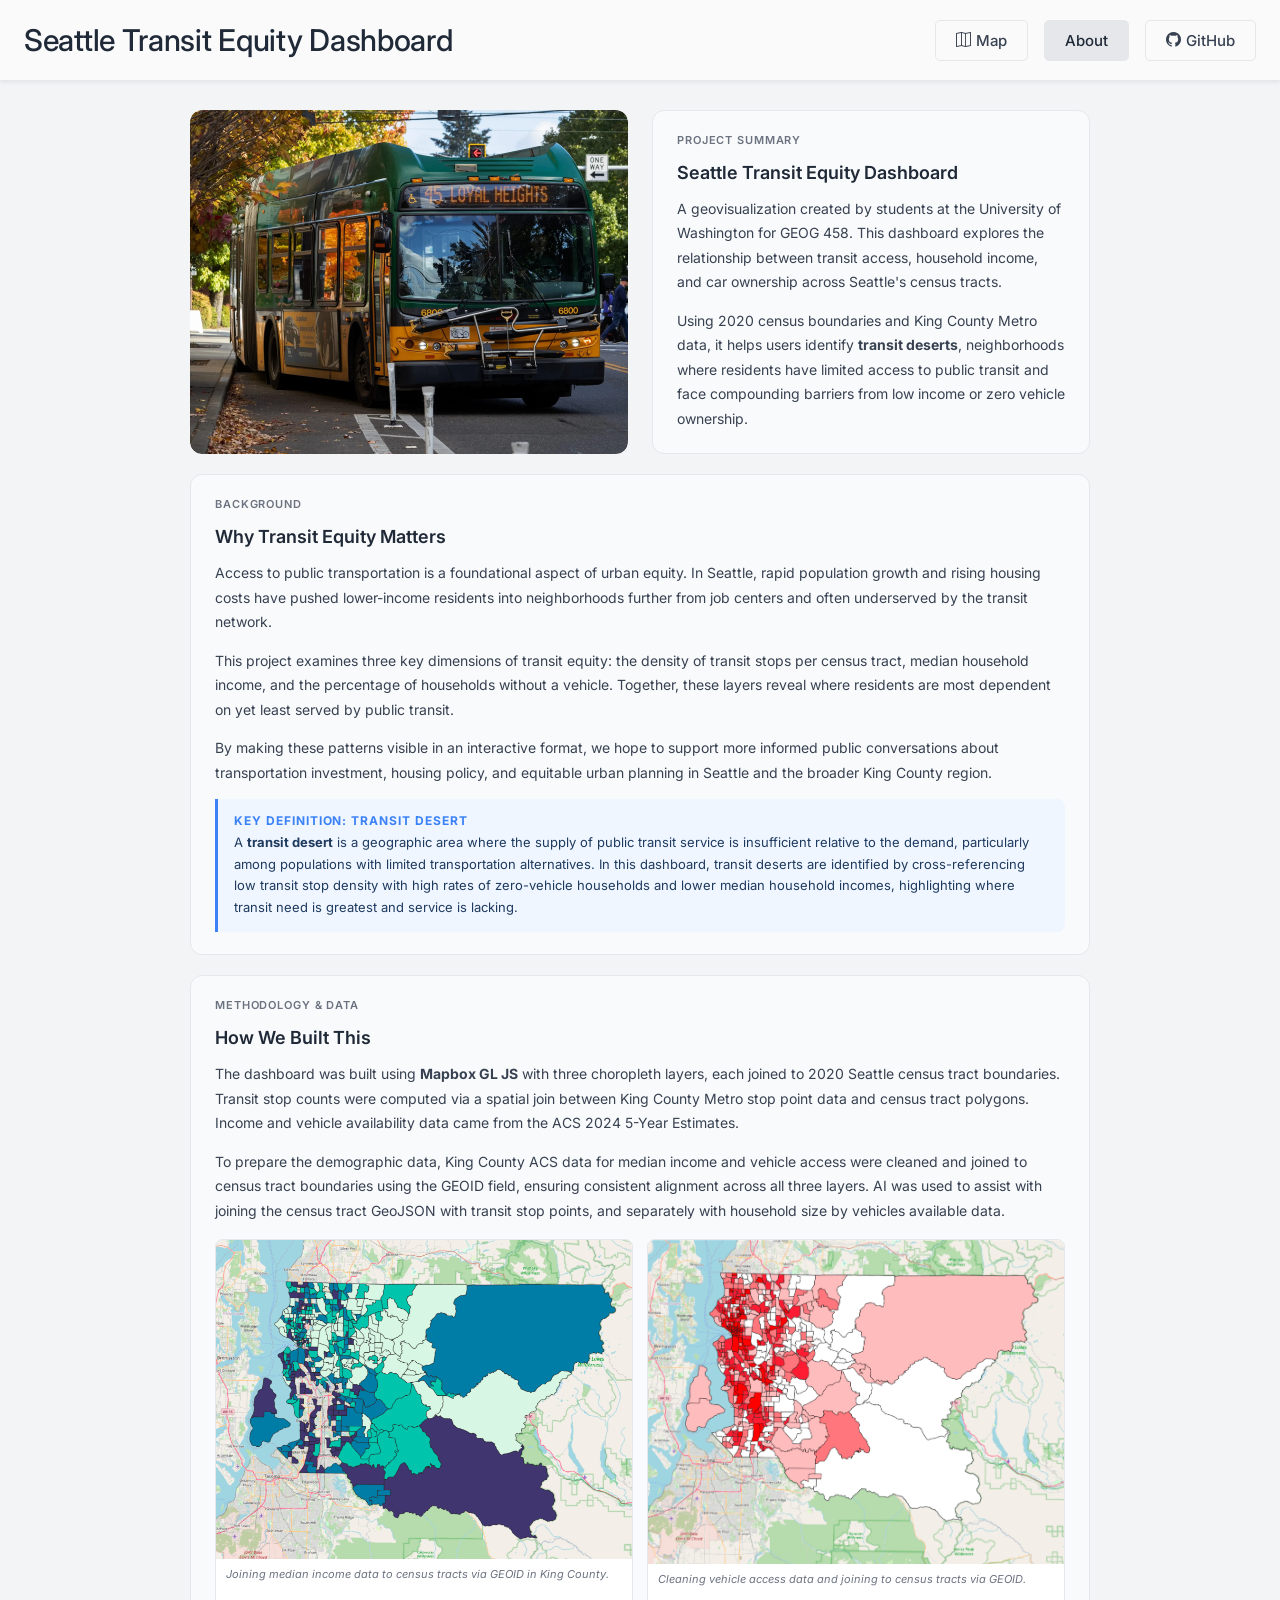
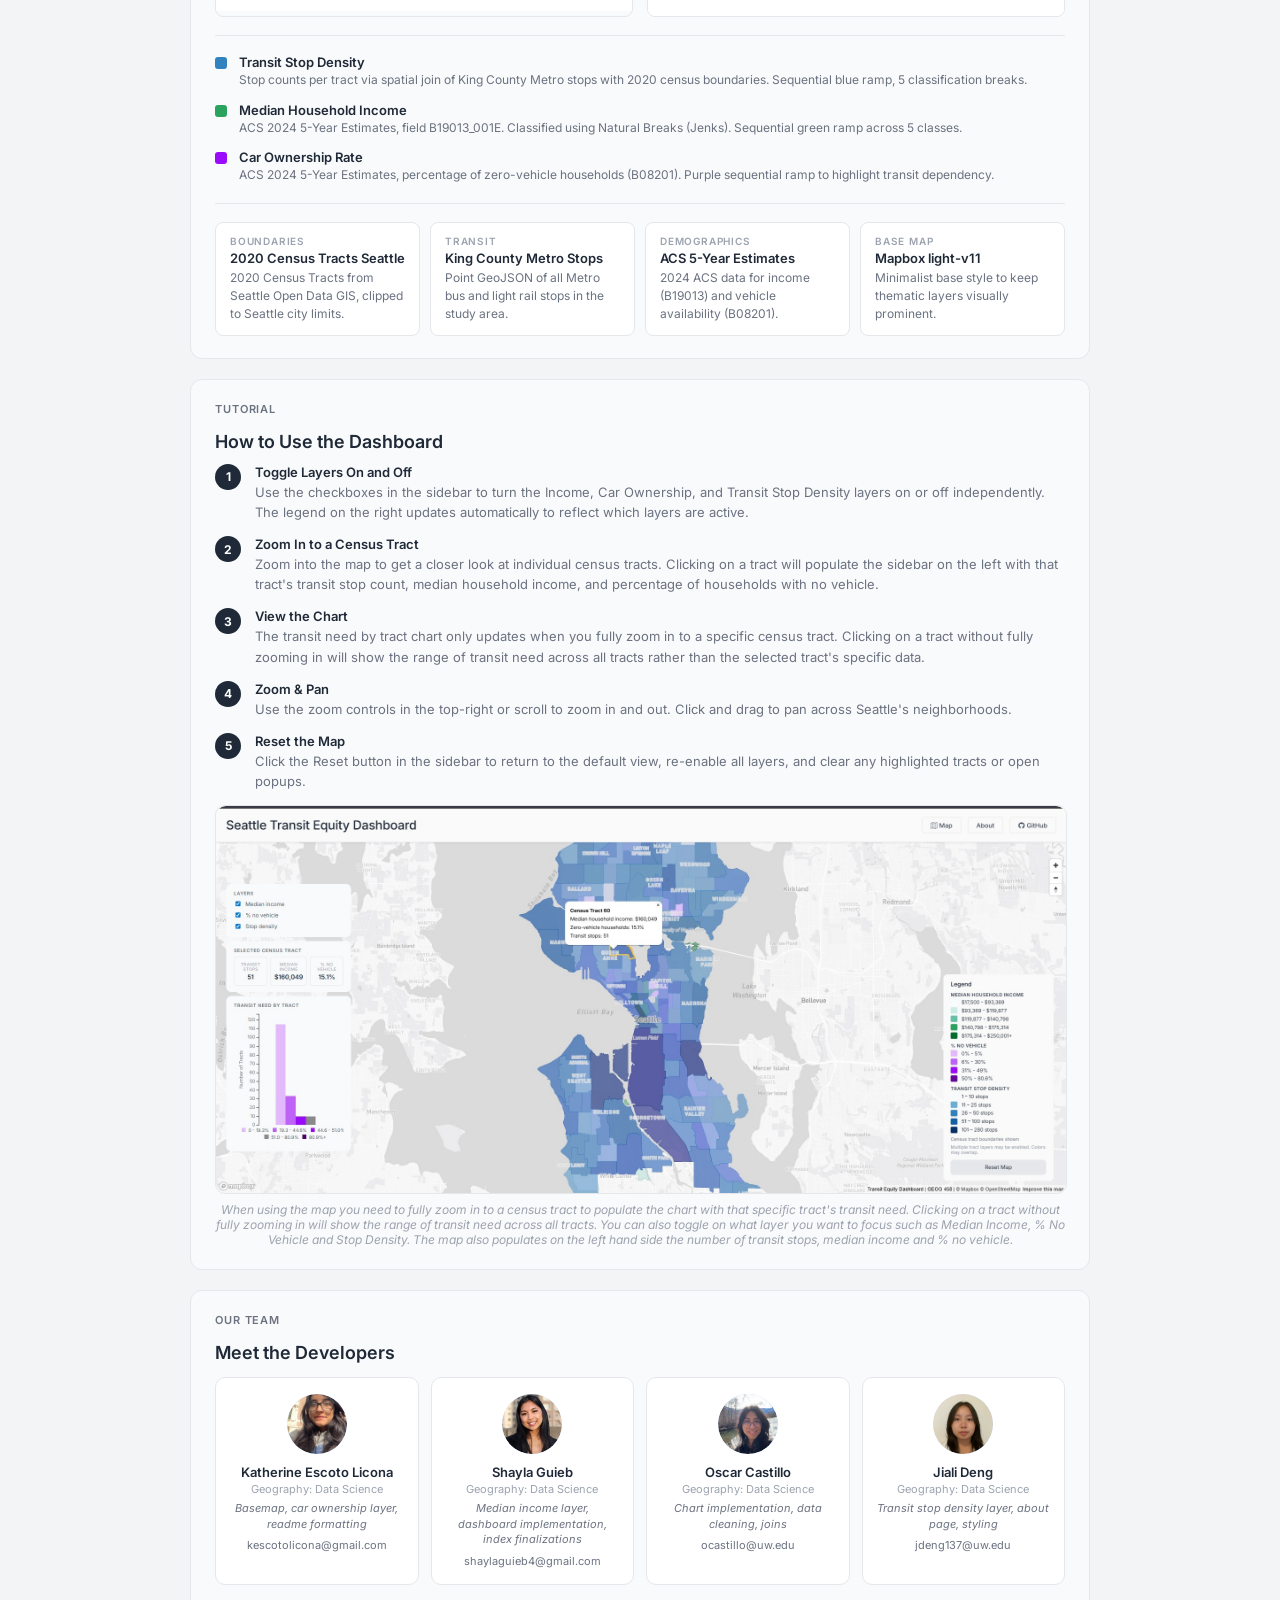
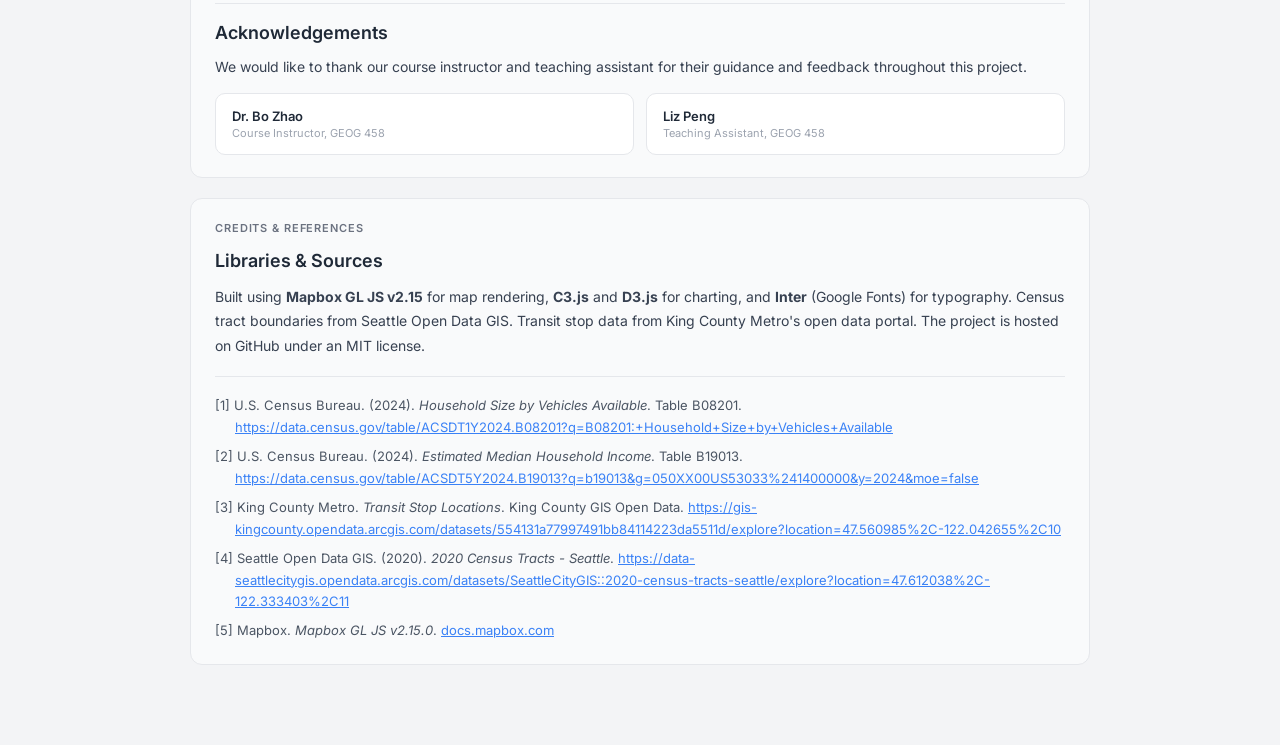
<file: about.html>
<!DOCTYPE html>
<html lang="en">
<head>
  <meta charset="UTF-8" />
  <meta name="viewport" content="width=device-width, initial-scale=1.0"/>
  <title>About – Seattle Transit Equity Dashboard</title>
  <link rel="preconnect" href="https://fonts.googleapis.com">
  <link rel="preconnect" href="https://fonts.gstatic.com" crossorigin>
  <link href="https://fonts.googleapis.com/css2?family=Inter:wght@400;500;600;700&display=swap" rel="stylesheet">
  <link rel="stylesheet" href="https://cdn.jsdelivr.net/npm/bootstrap-icons@1.11.3/font/bootstrap-icons.min.css">
  <link rel="stylesheet" href="css/style.css">
</head>
<body>

<!-- TOPBAR -->
<div id="topbar">
  <div id="title">Seattle Transit Equity Dashboard</div>
  <div id="topbar-links">
    <a href="index.html"><i class="bi bi-map"></i> Map</a>
    <a href="about.html" class="active">About</a>
    <a href="https://github.com/sjg2202/transit-equity-dashboard" target="_blank">
      <i class="bi bi-github"></i> GitHub
    </a>
  </div>
</div>

<div class="page-wrap">

  <!-- HERO ROW -->
  <div class="hero-row">
    <div class="hero-img">
      <img src="img/about_bus_img.webp" alt="Seattle transit">
    </div>

    <div>
      <div class="card" style="margin-bottom:0;">
        <h5>Project Summary</h5>
        <h2>Seattle Transit Equity Dashboard</h2>
        <p>
          A geovisualization created by students at the University of Washington for GEOG 458. This dashboard explores the relationship between transit access, household income, and car ownership across Seattle's census tracts.
        </p>
        <p>
          Using 2020 census boundaries and King County Metro data, it helps users identify <strong>transit deserts</strong>, neighborhoods where residents have limited access to public transit and face compounding barriers from low income or zero vehicle ownership.
        </p>
      </div>
    </div>
  </div>

  <!-- BACKGROUND + DEFINITIONS -->
  <div class="card">
    <h5>Background</h5>
    <h2>Why Transit Equity Matters</h2>
    <p>
      Access to public transportation is a foundational aspect of urban equity. In Seattle, rapid population growth and rising housing costs have pushed lower-income residents into neighborhoods further from job centers and often underserved by the transit network.
    </p>
    <p>
      This project examines three key dimensions of transit equity: the density of transit stops per census tract, median household income, and the percentage of households without a vehicle. Together, these layers reveal where residents are most dependent on yet least served by public transit.
    </p>
    <p>
      By making these patterns visible in an interactive format, we hope to support more informed public conversations about transportation investment, housing policy, and equitable urban planning in Seattle and the broader King County region.
    </p>

    <div class="definition-box">
      <div class="def-term">Key Definition: Transit Desert</div>
      <div class="def-text">
        A <strong>transit desert</strong> is a geographic area where the supply of public transit service is insufficient relative to the demand, particularly among populations with limited transportation alternatives. In this dashboard, transit deserts are identified by cross-referencing low transit stop density with high rates of zero-vehicle households and lower median household incomes, highlighting where transit need is greatest and service is lacking.
      </div>
    </div>
  </div>

  <!-- METHODOLOGY -->
  <div class="card">
    <h5>Methodology &amp; Data</h5>
    <h2>How We Built This</h2>
    <p>
      The dashboard was built using <strong>Mapbox GL JS</strong> with three choropleth layers, each joined to 2020 Seattle census tract boundaries. Transit stop counts were computed via a spatial join between King County Metro stop point data and census tract polygons. Income and vehicle availability data came from the ACS 2024 5-Year Estimates.
    </p>
    <p>
      To prepare the demographic data, King County ACS data for median income and vehicle access were cleaned and joined to census tract boundaries using the GEOID field, ensuring consistent alignment across all three layers. AI was used to assist with joining the census tract GeoJSON with transit stop points, and separately with household size by vehicles available data.
    </p>

    <div class="method-grid">
      <div class="method-img">
        <img src="img/about_median_income_img.png" alt="Joining median income data to census tracts via GEOID">
        <div class="method-img-caption">Joining median income data to census tracts via GEOID in King County.</div>
      </div>
      <div class="method-img">
        <img src="img/about_vehicle_access_img.png" alt="Cleaning vehicle access data and joining via GEOID">
        <div class="method-img-caption">Cleaning vehicle access data and joining to census tracts via GEOID.</div>
      </div>
    </div>

    <hr>

    <div class="layer-list">
      <div class="layer-item">
        <div class="layer-dot" style="background:#3182bd;"></div>
        <div class="layer-info">
          <div class="layer-name">Transit Stop Density</div>
          <div class="layer-desc">Stop counts per tract via spatial join of King County Metro stops with 2020 census boundaries. Sequential blue ramp, 5 classification breaks.</div>
        </div>
      </div>
      <div class="layer-item">
        <div class="layer-dot" style="background:#2ca25f;"></div>
        <div class="layer-info">
          <div class="layer-name">Median Household Income</div>
          <div class="layer-desc">ACS 2024 5-Year Estimates, field B19013_001E. Classified using Natural Breaks (Jenks). Sequential green ramp across 5 classes.</div>
        </div>
      </div>
      <div class="layer-item">
        <div class="layer-dot" style="background:#9B0BFB;"></div>
        <div class="layer-info">
          <div class="layer-name">Car Ownership Rate</div>
          <div class="layer-desc">ACS 2024 5-Year Estimates, percentage of zero-vehicle households (B08201). Purple sequential ramp to highlight transit dependency.</div>
        </div>
      </div>
    </div>

    <hr>

    <div class="datasource-grid">
      <div class="datasource-item">
        <div class="ds-label">Boundaries</div>
        <div class="ds-name">2020 Census Tracts Seattle</div>
        <div class="ds-desc">2020 Census Tracts from Seattle Open Data GIS, clipped to Seattle city limits.</div>
      </div>
      <div class="datasource-item">
        <div class="ds-label">Transit</div>
        <div class="ds-name">King County Metro Stops</div>
        <div class="ds-desc">Point GeoJSON of all Metro bus and light rail stops in the study area.</div>
      </div>
      <div class="datasource-item">
        <div class="ds-label">Demographics</div>
        <div class="ds-name">ACS 5-Year Estimates</div>
        <div class="ds-desc">2024 ACS data for income (B19013) and vehicle availability (B08201).</div>
      </div>
      <div class="datasource-item">
        <div class="ds-label">Base Map</div>
        <div class="ds-name">Mapbox light-v11</div>
        <div class="ds-desc">Minimalist base style to keep thematic layers visually prominent.</div>
      </div>
    </div>
  </div>

  <!-- TUTORIAL -->
  <div class="card">
    <h5>Tutorial</h5>
    <h2>How to Use the Dashboard</h2>

    <div class="tutorial-steps">
      <div class="tutorial-step">
        <div class="step-num">1</div>
        <div class="step-body">
          <div class="step-title">Toggle Layers On and Off</div>
          <div class="step-desc">Use the checkboxes in the sidebar to turn the Income, Car Ownership, and Transit Stop Density layers on or off independently. The legend on the right updates automatically to reflect which layers are active.</div>
        </div>
      </div>
      <div class="tutorial-step">
        <div class="step-num">2</div>
        <div class="step-body">
          <div class="step-title">Zoom In to a Census Tract</div>
          <div class="step-desc">Zoom into the map to get a closer look at individual census tracts. Clicking on a tract will populate the sidebar on the left with that tract's transit stop count, median household income, and percentage of households with no vehicle.</div>
        </div>
      </div>
      <div class="tutorial-step">
        <div class="step-num">3</div>
        <div class="step-body">
          <div class="step-title">View the Chart</div>
          <div class="step-desc">The transit need by tract chart only updates when you fully zoom in to a specific census tract. Clicking on a tract without fully zooming in will show the range of transit need across all tracts rather than the selected tract's specific data.</div>
        </div>
      </div>
      <div class="tutorial-step">
        <div class="step-num">4</div>
        <div class="step-body">
          <div class="step-title">Zoom &amp; Pan</div>
          <div class="step-desc">Use the zoom controls in the top-right or scroll to zoom in and out. Click and drag to pan across Seattle's neighborhoods.</div>
        </div>
      </div>
      <div class="tutorial-step">
        <div class="step-num">5</div>
        <div class="step-body">
          <div class="step-title">Reset the Map</div>
          <div class="step-desc">Click the Reset button in the sidebar to return to the default view, re-enable all layers, and clear any highlighted tracts or open popups.</div>
        </div>
      </div>
    </div>

    <div class="tutorial-screenshot" style="margin-top: 14px;">
      <img src="img/screenshot-dashboard-chart.jpg" alt="Dashboard with Charts">
    </div>
    <div class="caption">When using the map you need to fully zoom in to a census tract to populate the chart with that specific tract's transit need. Clicking on a tract without fully zooming in will show the range of transit need across all tracts. You can also toggle on what layer you want to focus such as Median Income, % No Vehicle and Stop Density. The map also populates on the left hand side the number of transit stops, median income and % no vehicle.</div>
  </div>

    <!-- TEAM -->
  <div class="card">
    <h5>Our Team</h5>
    <h2>Meet the Developers</h2>
    <div class="team-grid">

      <div class="team-card">
        <div class="team-avatar"><img src="img/katherine.jpg" alt="Katherine"></div>
        <div class="team-name">Katherine Escoto Licona</div>
        <div class="team-role">Geography: Data Science</div>
        <div class="team-contrib">Basemap, car ownership layer, readme formatting</div>
        <div class="team-email"><a href="mailto:sguieb@uw.edu">kescotolicona@gmail.com</a></div>
      </div>

      <div class="team-card">
        <div class="team-avatar"><img src="img/shayla.jpg" alt="Shayla"></div>
        <div class="team-name">Shayla Guieb</div>
        <div class="team-role">Geography: Data Science</div>
        <div class="team-contrib">Median income layer, dashboard implementation, index finalizations </div>
        <div class="team-email"><a href="mailto:sguieb@uw.edu">shaylaguieb4@gmail.com</a></div>
      </div>

      <div class="team-card">
        <div class="team-avatar"><img src="img/Oscar.jpg" alt="Oscar"></div>
        <div class="team-name">Oscar Castillo</div>
        <div class="team-role">Geography: Data Science</div>
        <div class="team-contrib">Chart implementation, data cleaning, joins</div>

        <div class="team-email"><a href="mailto:ocastillo@uw.edu">ocastillo@uw.edu</a></div>
      </div>

      <div class="team-card">
        <div class="team-avatar"><img src="img/jiali.jpg" alt="Jiali"></div>
        <div class="team-name">Jiali Deng</div>
        <div class="team-role">Geography: Data Science</div>
        <div class="team-contrib">Transit stop density layer, about page, styling</div>
        <div class="team-email"><a href="mailto:jdeng137@uw.edu">jdeng137@uw.edu</a></div>
      </div>

    </div>

    <hr>

    <h2 style="margin-top: 4px;">Acknowledgements</h2>
    <p style="margin-top: 10px; margin-bottom: 14px;">We would like to thank our course instructor and teaching assistant for their guidance and feedback throughout this project.</p>

    <div class="ack-grid">
      <div class="ack-card">
        <div class="ack-info">
          <div class="ack-name">Dr. Bo Zhao</div>
          <div class="ack-role">Course Instructor, GEOG 458</div>
        </div>
      </div>
      <div class="ack-card">
        <div class="ack-info">
          <div class="ack-name">Liz Peng</div>
          <div class="ack-role">Teaching Assistant, GEOG 458</div>
        </div>
      </div>
    </div>
  </div>

  <!-- CREDITS & REFERENCES -->
  <div class="card">
    <h5>Credits &amp; References</h5>
    <h2>Libraries &amp; Sources</h2>
    <p>
      Built using <strong>Mapbox GL JS v2.15</strong> for map rendering, <strong>C3.js</strong> and <strong>D3.js</strong> for charting, and <strong>Inter</strong> (Google Fonts) for typography. Census tract boundaries from Seattle Open Data GIS. Transit stop data from King County Metro's open data portal. The project is hosted on GitHub under an MIT license.
    </p>

    <hr>

    <div class="ref-list">
      <div class="ref-item">
        [1] U.S. Census Bureau. (2024). <em>Household Size by Vehicles Available</em>. Table B08201. <a href="https://data.census.gov/table/ACSDT1Y2024.B08201?q=B08201:+Household+Size+by+Vehicles+Available" target="_blank">https://data.census.gov/table/ACSDT1Y2024.B08201?q=B08201:+Household+Size+by+Vehicles+Available</a>
      </div>
      <div class="ref-item">
        [2] U.S. Census Bureau. (2024). <em>Estimated Median Household Income</em>. Table B19013. <a href="https://data.census.gov/table/ACSDT5Y2024.B19013?q=b19013&g=050XX00US53033%241400000&y=2024&moe=false" target="_blank">https://data.census.gov/table/ACSDT5Y2024.B19013?q=b19013&g=050XX00US53033%241400000&y=2024&moe=false</a>
      </div>
      <div class="ref-item">
        [3] King County Metro. <em>Transit Stop Locations</em>. King County GIS Open Data. <a href="https://gis-kingcounty.opendata.arcgis.com/datasets/554131a77997491bb84114223da5511d/explore?location=47.560985%2C-122.042655%2C10" target="_blank">https://gis-kingcounty.opendata.arcgis.com/datasets/554131a77997491bb84114223da5511d/explore?location=47.560985%2C-122.042655%2C10</a>
      </div>
      <div class="ref-item">
        [4] Seattle Open Data GIS. (2020). <em>2020 Census Tracts - Seattle</em>. <a href="https://data-seattlecitygis.opendata.arcgis.com/datasets/SeattleCityGIS::2020-census-tracts-seattle/explore?location=47.612038%2C-122.333403%2C11" target="_blank">https://data-seattlecitygis.opendata.arcgis.com/datasets/SeattleCityGIS::2020-census-tracts-seattle/explore?location=47.612038%2C-122.333403%2C11</a>
      </div>
      <div class="ref-item">
        [5] Mapbox. <em>Mapbox GL JS v2.15.0</em>. <a href="https://docs.mapbox.com/mapbox-gl-js/" target="_blank">docs.mapbox.com</a>
      </div>
</file>
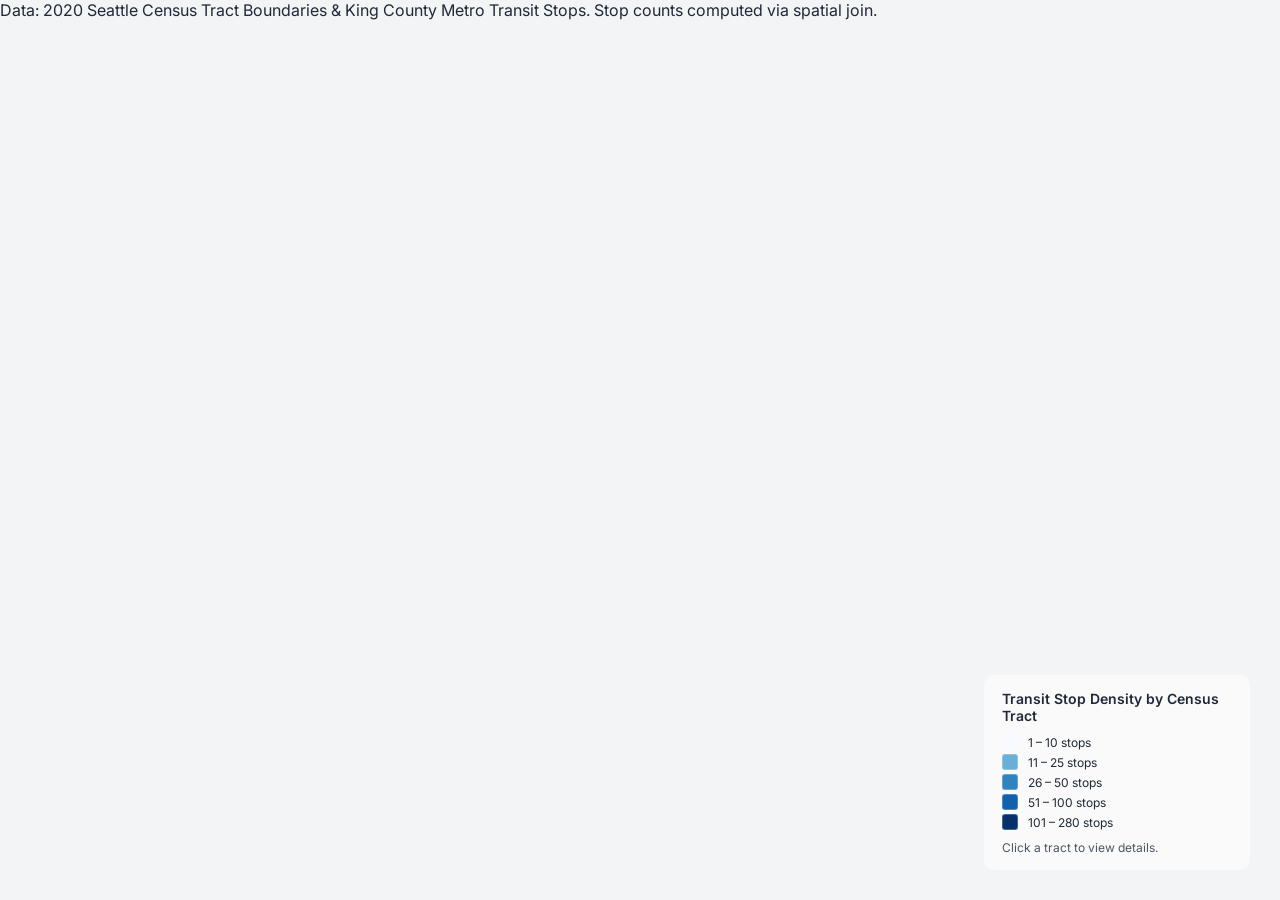
<file: map1.html>
<!DOCTYPE html>
<html lang="en">
<head>
<meta charset="UTF-8">
<title>Map 1 - Transit Stop Density</title>
<meta name="viewport" content="width=device-width, initial-scale=1.0">
<link rel="preconnect" href="https://fonts.googleapis.com">
<link rel="preconnect" href="https://fonts.gstatic.com" crossorigin>
<link href="https://fonts.googleapis.com/css2?family=Inter:wght@400;500;600;700&display=swap" rel="stylesheet">
<link href="https://api.mapbox.com/mapbox-gl-js/v2.15.0/mapbox-gl.css" rel="stylesheet">
<script src="https://api.mapbox.com/mapbox-gl-js/v2.15.0/mapbox-gl.js"></script>
<link rel="stylesheet" href="css/style.css" />
</head>
<body>
<div id="map"></div>
<div id="legend">
  <div class="legend-title">Transit Stop Density by Census Tract</div>
  <div class="legend-row">
    <span class="legend-swatch" style="background:#f7fbff;"></span>
    <span>1 – 10 stops</span>
  </div>
  <div class="legend-row">
    <span class="legend-swatch" style="background:#6baed6;"></span>
    <span>11 – 25 stops</span>
  </div>
  <div class="legend-row">
    <span class="legend-swatch" style="background:#3182bd;"></span>
    <span>26 – 50 stops</span>
  </div>
  <div class="legend-row">
    <span class="legend-swatch" style="background:#1361a9;"></span>
    <span>51 – 100 stops</span>
  </div>
  <div class="legend-row">
    <span class="legend-swatch" style="background:#08306b;"></span>
    <span>101 – 280 stops</span>
  </div>
  <div class="legend-note">Click a tract to view details.</div>
</div>
<div class="footer">
  Data: 2020 Seattle Census Tract Boundaries &amp; King County Metro Transit Stops. Stop counts computed via spatial join.
</div>
<script src="js/map1.js"></script>
</body>
</html>
</file>
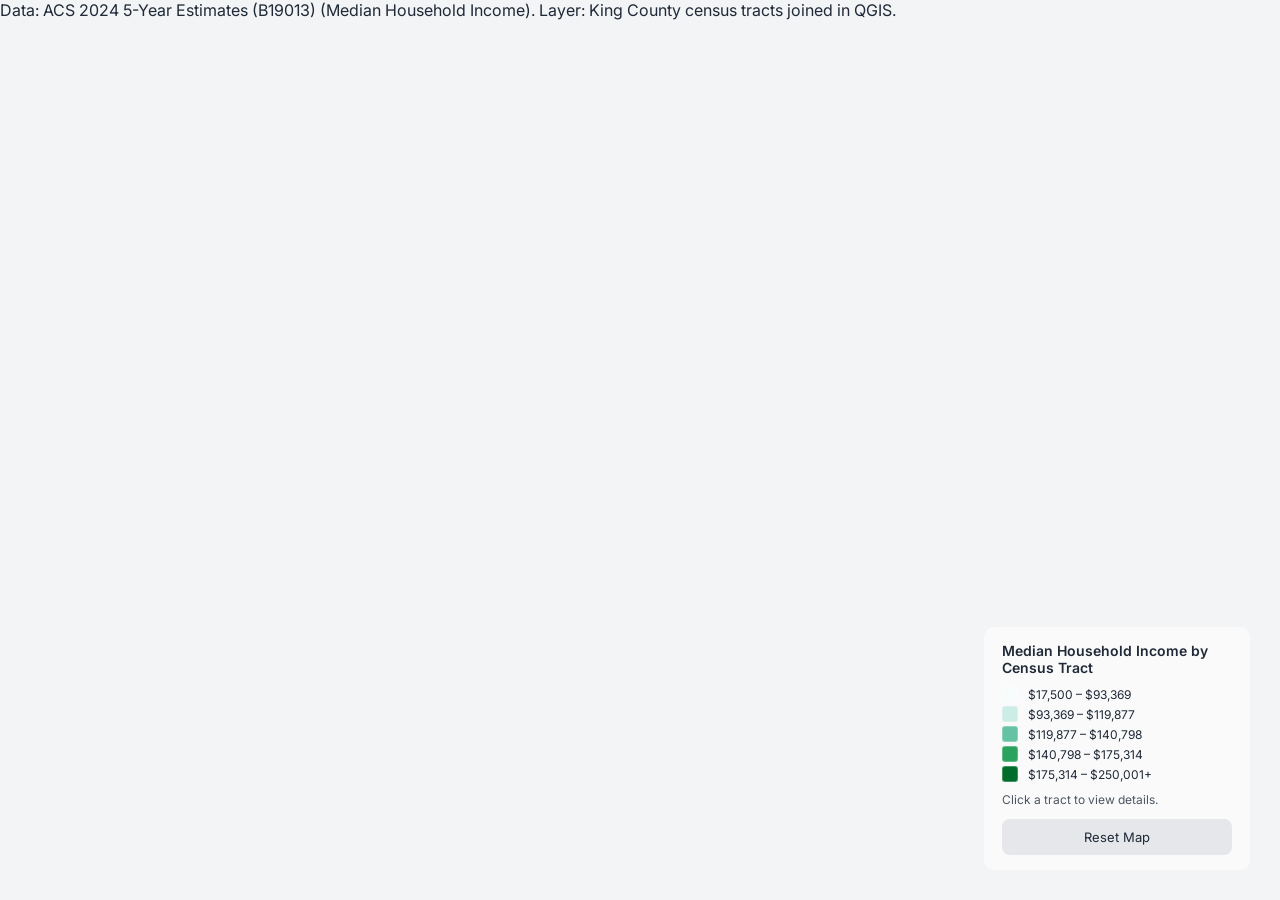
<file: map2.html>
<!DOCTYPE html>
<html lang="en">
<head>
  <meta charset="UTF-8">
  <title>Map 2 - Median Household Income</title>
  <meta name="viewport" content="width=device-width, initial-scale=1.0">
    
  <link rel="preconnect" href="https://fonts.googleapis.com">
  <link rel="preconnect" href="https://fonts.gstatic.com" crossorigin>
  <link href="https://fonts.googleapis.com/css2?family=Inter:wght@400;500;600;700&display=swap" rel="stylesheet">

    <link href="https://api.mapbox.com/mapbox-gl-js/v2.15.0/mapbox-gl.css" rel="stylesheet">
    <script src="https://api.mapbox.com/mapbox-gl-js/v2.15.0/mapbox-gl.js"></script>
  
  <link rel="stylesheet" href="css/style.css" />
</head>

<body>
  <div id="map"></div>

  <div id="legend">
    <div class="legend-title">Median Household Income by Census Tract</div>

    <div class="legend-row">
      <span class="legend-swatch" style="background:#f7fcfd;"></span>
      <span>$17,500 – $93,369</span>
    </div>

    <div class="legend-row">
      <span class="legend-swatch" style="background:#ccece6;"></span>
      <span>$93,369 – $119,877</span>
    </div>

    <div class="legend-row">
      <span class="legend-swatch" style="background:#66c2a4;"></span>
      <span>$119,877 – $140,798</span>
    </div>

    <div class="legend-row">
      <span class="legend-swatch" style="background:#2ca25f;"></span>
      <span>$140,798 – $175,314</span>
    </div>

    <div class="legend-row">
      <span class="legend-swatch" style="background:#006d2c;"></span>
      <span>$175,314 – $250,001+</span>
    </div>

    <div class="legend-note">Click a tract to view details.</div>

    <button id="reset" class="reset-btn">Reset Map</button>
  </div>

  <div class="footer">
    Data: ACS 2024 5-Year Estimates (B19013) (Median Household Income). Layer: King County census tracts joined in QGIS.
  </div>

  <script src="js/map2.js"></script>
</body>
</html>
</file>
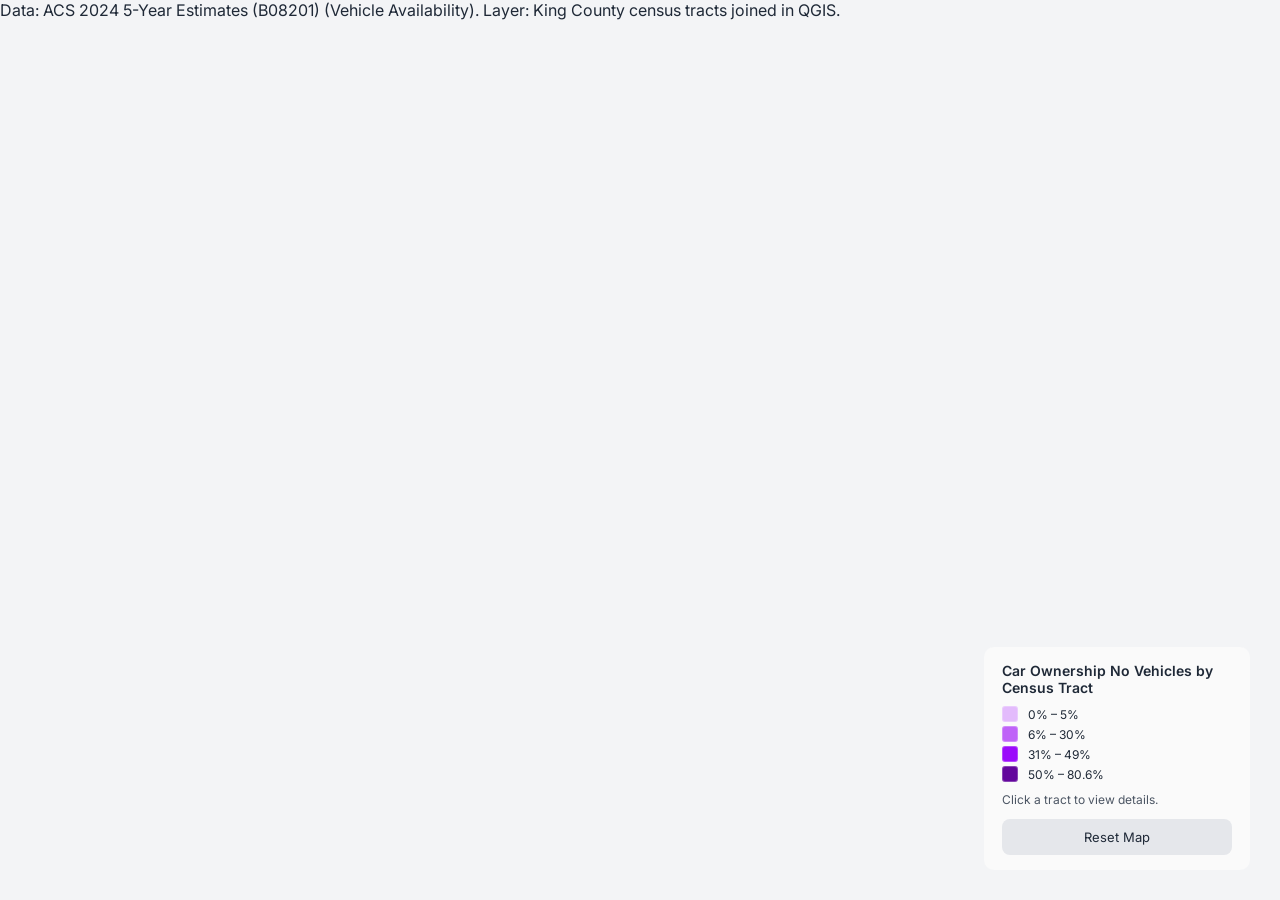
<file: map3.html>
<!DOCTYPE html>
<html lang="en">
<head>
<meta charset="UTF-8">
<title>Map 3 - Car Ownership Rate</title>
<meta name="viewport" content="width=device-width, initial-scale=1.0">
<link rel="preconnect" href="https://fonts.googleapis.com">
<link rel="preconnect" href="https://fonts.gstatic.com" crossorigin>
<link href="https://fonts.googleapis.com/css2?family=Inter:wght@400;500;600;700&display=swap" rel="stylesheet">
<link href="https://api.mapbox.com/mapbox-gl-js/v2.15.0/mapbox-gl.css" rel="stylesheet">
<script src="https://api.mapbox.com/mapbox-gl-js/v2.15.0/mapbox-gl.js"></script>
<link rel="stylesheet" href="css/style.css" />
</head>
<body>
<div id="map"></div>
<div id="legend">
  <div class="legend-title">Car Ownership No Vehicles by Census Tract</div>
  <div class="legend-row">
    <span class="legend-swatch" style="background: #E3BBFC;"></span>
    <span>0% – 5%</span>
  </div>
  <div class="legend-row">
    <span class="legend-swatch" style="background: #BF63F8;"></span>
    <span>6% – 30%</span>
  </div>
  <div class="legend-row">
    <span class="legend-swatch" style="background: #9B0BFB;"></span>
    <span>31% – 49%</span>
  </div>
  <div class="legend-row">
    <span class="legend-swatch" style="background: #63079C;"></span>
    <span>50% – 80.6%</span>
  </div>
  <div class="legend-note">Click a tract to view details.</div>
  <button id="reset" class="reset-btn">Reset Map</button>
</div>
<div class="footer">
  Data: ACS 2024 5-Year Estimates (B08201) (Vehicle Availability). Layer: King County census tracts joined in QGIS.
</div>

<script src="js/map3.js"></script>
</body>
</html>
</file>
<file: css/style.css>
body {
  margin: 0;
  padding: 0;
  font-family: 'Inter', sans-serif;
}

#map {
  position: absolute;
  top: 52px;
  bottom: 0;
  width: 100%;
}

/* mapbox zoom */
.mapboxgl-ctrl-top-right {
  top: 60px;
}

/* top bar */
#topbar {
  position: absolute;
  top: 0;
  left: 0;
  right: 0;
  height: 80px;
  background: #fafafa;
  backdrop-filter: blur(6px);
  -webkit-backdrop-filter: blur(6px);
  z-index: 1001;
  display: flex;
  align-items: center;
  padding: 0 24px;
  justify-content: space-between;
  border-bottom: 1px solid #e5e7eb;
  box-shadow: 0 2px 4px rgba(0,0,0,0.06);
}

#topbar #title {
  font-size: 30px;
  font-weight: 500;
  color: #1f2937;
  margin: 0;
  letter-spacing: -0.01em;
}

#topbar-links {
  display: flex;
  align-items: center;
  gap: 16px;
  font-size: 13px;
}

#topbar-links a {
  padding: 10px 20px;
  border-radius: 5px;
  background: #fafafa;
  border: 1px solid #e5e7eb;
  font-size: 15px;
  font-weight: 500;
  color: #374151;
  text-decoration: none;
  display: flex;
  align-items: center;
  gap: 5px;
  transition: 0.15s;
}

#topbar-links a:hover {
  background: #e5e7eb;
  color: #1f2937;
}

/* sidebar */
#info {
  z-index: 1000;
  position: absolute;
  width: 300px;
  top: 96px;
  bottom: 16px;
  left: 25px;
  color: #1f2937;
  display: flex;
  flex-direction: column;
  justify-content: center;
  gap: 10px;
  overflow-y: auto;
}

#info .card {
  background: #f9fafb;
  backdrop-filter: blur(6px);
  -webkit-backdrop-filter: blur(6px);
  border-radius: 12px;
  padding: 16px 18px;
  margin-bottom: 0;
}

/* chart panel: hidden until tract is clicked */
#chart-panel {
  display: none;
  background: #f9fafb;
  backdrop-filter: blur(6px);
  -webkit-backdrop-filter: blur(6px);
  border-radius: 12px;
  padding: 16px 18px;
  color: #1f2937;
}

#chart-panel h5 {
  margin: 0 0 10px 0;
  font-size: 11px;
  font-weight: 600;
  text-transform: uppercase;
  letter-spacing: 0.08em;
  color: #6b7280;
}

#info a {
  color: #4b5563;
  text-decoration: none;
}

#info a:hover {
  color: #1f2937;
  opacity: 0.8;
}

#title {
  font-size: 25px;
  font-weight: 700;
  color: #1f2937;
  margin-bottom: 16px;
  line-height: 1.3;
}

#title span {
  font-size: 12px;
  float: right;
  margin-left: 10px;
}

#desc {
  text-align: center;
  color: #4b5563;
  font-size: medium;
  font-weight: bold;
  margin-top: 20px;
  margin-bottom: 20px;
}

#tract-count {
  margin: 0;
  text-align: center;
  color: #74a9cf;
  font-size: 40px;
}

/* legend */
#legend {
  position: absolute;
  bottom: 30px;
  right: 30px;
  background: #fafafa;
  color: #1f2937;
  padding: 15px 18px;
  border-radius: 10px;
  width: 230px;
  max-height: calc(100vh - 120px);
  overflow-y: auto;
  font-family: 'Inter', sans-serif;
  z-index: 999;
}

.legend-title {
  font-size: 14px;
  font-weight: 600;
  margin-bottom: 10px;
}

.legend-section-title {
  font-size: 11px;
  font-weight: 600;
  color: #374151;
  text-transform: uppercase;
  letter-spacing: 0.05em;
  margin-top: 8px;
  margin-bottom: 4px;
}

.legend-row {
  display: flex;
  align-items: center;
  margin-bottom: 4px;
  font-size: 12px;
  color: #1f2937;
}

.legend-swatch {
  width: 14px;
  height: 14px;
  margin-right: 10px;
  border-radius: 3px;
  border: 1px solid rgba(255,255,255,0.25);
}

.legend-note {
  font-size: 12px;
  color: #4b5563;
  margin-top: 10px;
}

/* popup */
.mapboxgl-popup-content {
  font-family: 'Inter', sans-serif;
  border-radius: 10px;
  padding: 12px;
}

.popup-title {
  font-weight: 600;
  margin-bottom: 4px;
}

.popup-row {
  font-size: 13px;
}

/* reset button */
.reset-btn {
  width: 100%;
  margin-top: 12px;
  padding: 10px 12px;
  border-radius: 8px;
  border: none;
  background: #e5e7eb;
  color: #1f2937;
  font-family: 'Inter', sans-serif;
  font-size: 13px;
  cursor: pointer;
  transition: 0.2s;
}

.reset-btn:hover {
  background: #d1d5db;
}

/* filters */
#filters h5 { margin: 0 0 10px 0; }
.filter-row { margin-bottom: 10px; }
.filter-row label {
  display: block;
  font-size: 12px;
  color: #4b5563;
  margin-bottom: 4px;
}

.filter-row select {
  width: 100%;
  padding: 8px 10px;
  border-radius: 8px;
  border: 1px solid rgba(255,255,255,0.15);
  background: #f9fafb;
  color: #1f2937;
  font-family: 'Inter', sans-serif;
  font-size: 13px;
}

.checkbox-row {
  display: flex;
  align-items: center;
  gap: 8px;
  margin: 8px 0 0 0;
  font-size: 13px;
  color: #4b5563;
}

/* card sections */
.card {
  background: #f9fafb;
  border-radius: 12px;
  padding: 14px 16px;
  margin-bottom: 0;
}
.card h5 {
  margin: 0 0 10px 0;
  font-size: 11px;
  font-weight: 600;
  text-transform: uppercase;
  letter-spacing: 0.08em;
  color: #6b7280;
}

/* KPI row */
.kpi-row {
  display: flex;
  gap: 8px;
}

.kpi {
  flex: 1;
  background: #f9fafb;
  border-radius: 6px;
  padding: 10px 8px;
  text-align: center;
  border: 1px solid #e5e7eb;
}

.kpi .label {
  font-size: 10px;
  text-transform: uppercase;
  letter-spacing: 0.06em;
  color: #9ca3af;
  margin-bottom: 4px;
}

.kpi .value {
  font-size: 15px;
  font-weight: 600;
  color: #1f2937;
}

/* chart */
#equity-chart {
  font-family: 'Inter', sans-serif;
  font-size: 12px;
}

#equity-chart svg {
  max-width: 100%;
}

.c3 text {
  font-family: 'Inter', sans-serif;
  fill: #6b7280;
  font-size: 11px;
}

.c3-legend-item text {
  font-family: 'Inter', sans-serif;
  font-size: 11px;
  fill: #4b5563;
}

/* about page css */
body {
  margin: 0;
  padding: 0;
  font-family: 'Inter', sans-serif;
  background: #f3f4f6;
  color: #1f2937;
}

#topbar {
  position: fixed;
  top: 0; left: 0; right: 0;
  height: 80px;
  background: #fafafa;
  backdrop-filter: blur(6px);
  -webkit-backdrop-filter: blur(6px);
  z-index: 1001;
  display: flex;
  align-items: center;
  padding: 0 24px;
  justify-content: space-between;
  border-bottom: 1px solid #e5e7eb;
  box-shadow: 0 2px 4px rgba(0,0,0,0.06);
}

#topbar #title {
  font-size: 30px;
  font-weight: 500;
  color: #1f2937;
  margin: 0;
  letter-spacing: -0.01em;
}

#topbar-links {
  display: flex;
  align-items: center;
  gap: 16px;
}

#topbar-links a {
  padding: 10px 20px;
  border-radius: 5px;
  background: #fafafa;
  border: 1px solid #e5e7eb;
  font-size: 15px;
  font-weight: 500;
  color: #374151;
  text-decoration: none;
  display: flex;
  align-items: center;
  gap: 5px;
  transition: 0.15s;
}

#topbar-links a:hover { background: #e5e7eb; color: #1f2937; }
#topbar-links a.active { background: #e5e7eb; color: #1f2937; }

.page-wrap {
  max-width: 900px;
  margin: 0 auto;
  padding: 110px 24px 60px;
}

.hero-row {
  display: grid;
  grid-template-columns: 1fr 1fr;
  gap: 24px;
  align-items: stretch;
  margin-bottom: 20px;
}

.hero-img {
  width: 100%;
  height: 100%;
  border-radius: 12px;
  overflow: hidden;
}

.hero-img img {
  width: 100%;
  height: 100%;
  object-fit: cover;
  display: block;
  border-radius: 12px;
}

.card {
  background: #f9fafb;
  border-radius: 12px;
  padding: 22px 24px;
  margin-bottom: 20px;
  border: 1px solid #e5e7eb;
}

.card h5 {
  margin: 0 0 10px 0;
  font-size: 11px;
  font-weight: 600;
  text-transform: uppercase;
  letter-spacing: 0.08em;
  color: #6b7280;
}

.card h2 {
  font-size: 18px;
  font-weight: 600;
  color: #1f2937;
  margin-bottom: 12px;
}

.card p {
  font-size: 14px;
  line-height: 1.75;
  color: #374151;
  margin-bottom: 10px;
}

.card p:last-child { margin-bottom: 0; }

hr { border: none; border-top: 1px solid #e5e7eb; margin: 18px 0; }

.definition-box {
  background: #eff6ff;
  border-left: 3px solid #3b82f6;
  border-radius: 0 8px 8px 0;
  padding: 14px 16px;
  margin-top: 14px;
}

.definition-box .def-term {
  font-size: 12px;
  font-weight: 700;
  text-transform: uppercase;
  letter-spacing: 0.08em;
  color: #3b82f6;
  margin-bottom: 4px;
}

.definition-box .def-text {
  font-size: 13px;
  color: #1e3a5f;
  line-height: 1.65;
}

.layer-list { display: flex; flex-direction: column; gap: 12px; margin-top: 14px; }
.layer-item { display: flex; align-items: flex-start; gap: 12px; }

.layer-dot {
  width: 12px; height: 12px;
  border-radius: 3px;
  flex-shrink: 0;
  margin-top: 3px;
}

.layer-info .layer-name { font-size: 13px; font-weight: 600; color: #1f2937; }
.layer-info .layer-desc { font-size: 12px; color: #6b7280; line-height: 1.55; margin-top: 1px; }

.method-grid {
  display: grid;
  grid-template-columns: 1fr 1fr;
  gap: 14px;
  margin-top: 16px;
}

.method-img {
  border-radius: 8px;
  overflow: hidden;
  border: 1px solid #e5e7eb;
}

.method-img img {
  width: 100%;
  display: block;
}

.method-img-caption {
  font-size: 11px;
  color: #6b7280;
  padding: 8px 10px;
  background: #ffffff;
  font-style: italic;
  min-height: 36px;
}

.datasource-grid {
  display: grid;
  grid-template-columns: repeat(auto-fit, minmax(190px, 1fr));
  gap: 10px;
  margin-top: 14px;
}

.datasource-item {
  background: #ffffff;
  border: 1px solid #e5e7eb;
  border-radius: 8px;
  padding: 12px 14px;
}

.datasource-item .ds-label {
  font-size: 10px;
  font-weight: 600;
  text-transform: uppercase;
  letter-spacing: 0.08em;
  color: #9ca3af;
  margin-bottom: 3px;
}

.datasource-item .ds-name { font-size: 13px; font-weight: 600; color: #1f2937; margin-bottom: 3px; }
.datasource-item .ds-desc { font-size: 12px; color: #6b7280; line-height: 1.5; }

.tutorial-steps { display: flex; flex-direction: column; gap: 14px; margin-top: 6px; }
.tutorial-step { display: flex; gap: 14px; align-items: flex-start; }

.step-num {
  flex-shrink: 0;
  width: 26px; height: 26px;
  border-radius: 50%;
  background: #1f2937;
  color: #ffffff;
  font-size: 12px;
  font-weight: 700;
  display: flex;
  align-items: center;
  justify-content: center;
}

.step-body .step-title { font-size: 13px; font-weight: 600; color: #1f2937; margin-bottom: 2px; }
.step-body .step-desc { font-size: 13px; color: #6b7280; line-height: 1.55; }

.tutorial-screenshot {
  width: 100%;
  border-radius: 10px;
  overflow: hidden;
  margin-top: 18px;
  border: 1px solid #e5e7eb;
}

.tutorial-screenshot img { width: 100%; display: block; border-radius: 10px; }

.caption { font-size: 12px; color: #9ca3af; text-align: center; margin-top: 8px; font-style: italic; }

.team-grid {
  display: grid;
  grid-template-columns: repeat(auto-fit, minmax(155px, 1fr));
  gap: 12px;
  margin-top: 14px;
}

.team-card {
  background: #ffffff;
  border: 1px solid #e5e7eb;
  border-radius: 10px;
  padding: 16px 14px;
  text-align: center;
}

.team-avatar {
  width: 60px; height: 60px;
  border-radius: 50%;
  background: linear-gradient(135deg, #dbeafe, #bfdbfe);
  margin: 0 auto 10px;
  display: flex;
  align-items: center;
  justify-content: center;
  font-size: 22px;
  overflow: hidden;
}

.team-avatar img { width: 100%; height: 100%; object-fit: cover; border-radius: 50%; }
.team-name { font-size: 13px; font-weight: 600; color: #1f2937; margin-bottom: 2px; }
.team-role { font-size: 11px; color: #9ca3af; margin-bottom: 4px; line-height: 1.4; }
.team-contrib { font-size: 11px; color: #6b7280; line-height: 1.4; margin-bottom: 6px; font-style: italic; }
.team-email { font-size: 11px; color: #6b7280; word-break: break-all; }
.team-email a { color: #6b7280; text-decoration: none; }
.team-email a:hover { color: #1f2937; }

.ack-grid {
  display: grid;
  grid-template-columns: 1fr 1fr;
  gap: 12px;
  margin-top: 14px;
}

.ack-card {
  background: #ffffff;
  border: 1px solid #e5e7eb;
  border-radius: 10px;
  padding: 14px 16px;
}

.ack-info .ack-name { font-size: 13px; font-weight: 600; color: #1f2937; margin-bottom: 2px; }
.ack-info .ack-role { font-size: 11px; color: #9ca3af; }

.ref-list { display: flex; flex-direction: column; gap: 8px; margin-top: 10px; }

.ref-item {
  font-size: 13px;
  color: #4b5563;
  line-height: 1.65;
  padding-left: 20px;
  text-indent: -20px;
}

.ref-item a { color: #3b82f6; }

@media (max-width: 640px) {
  .hero-row { grid-template-columns: 1fr; }
  .team-grid { grid-template-columns: repeat(2, 1fr); }
  .method-grid { grid-template-columns: 1fr; }
  .ack-grid { grid-template-columns: 1fr; }
}
</file>
